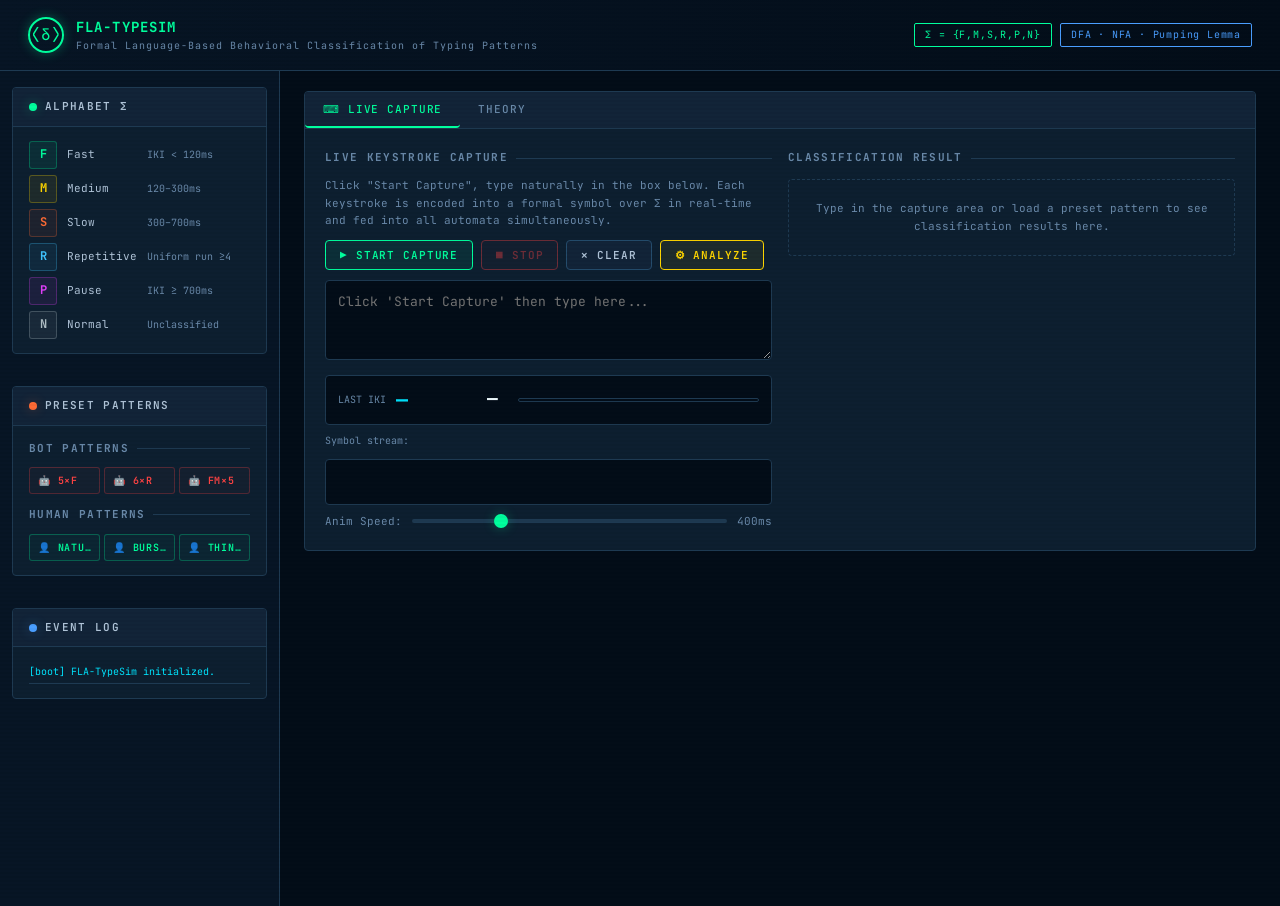
<file: index.html>
<!DOCTYPE html>
<html lang="en">
 
<head>
  <meta charset="UTF-8" />
  <meta name="viewport" content="width=device-width, initial-scale=1.0" />
  <title>FLA-TypeSim — Formal Language Typing Classifier</title>
  <link rel="stylesheet" href="ui/theme.css" />
  <style>
    /* Inline critical overrides */
    .two-col {
      display: grid;
      grid-template-columns: 1fr 1fr;
      gap: 16px;
    }

    .full-col {
      grid-column: 1 / -1;
    }

    .mono-formula {
      background: var(--bg0);
      border: 1px solid var(--border);
      border-radius: 4px;
      padding: 10px 14px;
      margin: 8px 0;
      color: var(--cyan);
      font-size: 12px;
      line-height: 1.9;
    }

    .info-grid {
      display: grid;
      grid-template-columns: 1fr 1fr 1fr;
      gap: 8px;
      margin-bottom: 12px;
    }

    .info-card {
      background: var(--bg0);
      border: 1px solid var(--border);
      border-radius: 4px;
      padding: 10px 12px;
      font-size: 10px;
      color: var(--text2);
    }

    .info-card strong {
      display: block;
      color: var(--text0);
      font-size: 11px;
      margin-bottom: 2px;
    }

    .nfa-active-states {
      display: flex;
      gap: 4px;
      flex-wrap: wrap;
      margin-top: 6px;
      font-size: 11px;
    }

    .nfa-state-tag {
      padding: 2px 8px;
      border: 1px solid var(--blue);
      border-radius: 3px;
      color: var(--blue);
      background: rgba(74, 158, 255, 0.08);
    }

    .highlight-row {
      background: rgba(74, 158, 255, 0.15) !important;
    }

    .highlight-cell {
      background: rgba(0, 255, 157, 0.4) !important;
      color: #fff !important;
      font-weight: bold;
      border-radius: 3px;
      outline: 1px solid #00ff9d;
    }

    /* Responsive adjustments for inline grids */
    @media (max-width: 900px) {
      .two-col {
        grid-template-columns: 1fr;
      }
      .info-grid {
        grid-template-columns: 1fr 1fr;
      }
    }

    @media (max-width: 600px) {
      .info-grid {
        grid-template-columns: 1fr;
      }
    }
  </style>
</head>

<body>

  <div class="app-shell">

    <!-- ── Header ─────────────────────────────── -->
    <header class="app-header">
      <div class="header-logo">
        <div class="logo-icon">⟨δ⟩</div>
        <div>
          <div class="header-title">FLA-TypeSim</div>
          <div class="header-subtitle">Formal Language-Based Behavioral Classification of Typing Patterns</div>
        </div>
      </div>
      <div class="header-badge">
        <span class="badge green">Σ = {F,M,S,R,P,N}</span>
        <span class="badge blue">DFA · NFA · Pumping Lemma</span>
      </div>
    </header>

    <!-- ── App Body ───────────────────────────── -->
    <div class="app-body">

      <!-- ── Sidebar ────────────────────────────── -->
      <aside class="sidebar">

        <!-- Alphabet Legend -->
        <div class="panel">
          <div class="panel-header">
            <div class="panel-dot"></div>
            <h2>Alphabet Σ</h2>
          </div>
          <div class="panel-body">
            <div class="alphabet-legend">
              <div class="alpha-row">
                <span class="sym-chip sym-F">F</span>
                <span class="alpha-name">Fast</span>
                <span class="alpha-desc">IKI &lt; 120ms</span>
              </div>
              <div class="alpha-row">
                <span class="sym-chip sym-M">M</span>
                <span class="alpha-name">Medium</span>
                <span class="alpha-desc">120–300ms</span>
              </div>
              <div class="alpha-row">
                <span class="sym-chip sym-S">S</span>
                <span class="alpha-name">Slow</span>
                <span class="alpha-desc">300–700ms</span>
              </div>
              <div class="alpha-row">
                <span class="sym-chip sym-R">R</span>
                <span class="alpha-name">Repetitive</span>
                <span class="alpha-desc">Uniform run ≥4</span>
              </div>
              <div class="alpha-row">
                <span class="sym-chip sym-P">P</span>
                <span class="alpha-name">Pause</span>
                <span class="alpha-desc">IKI ≥ 700ms</span>
              </div>
              <div class="alpha-row">
                <span class="sym-chip sym-N">N</span>
                <span class="alpha-name">Normal</span>
                <span class="alpha-desc">Unclassified</span>
              </div>
            </div>
          </div>
        </div>

        <!-- Preset Patterns -->
        <div class="panel">
          <div class="panel-header">
            <div class="panel-dot orange"></div>
            <h2>Preset Patterns</h2>
          </div>
          <div class="panel-body">
            <div class="section-title">Bot Patterns</div>
            <div class="preset-grid">
              <button class="btn preset-btn bot" data-preset="bot-5f">🤖 5×F</button>
              <button class="btn preset-btn bot" data-preset="bot-rep">🤖 6×R</button>
              <button class="btn preset-btn bot" data-preset="bot-alt">🤖 FM×5</button>
            </div>
            <div class="section-title" style="margin-top:12px">Human Patterns</div>
            <div class="preset-grid">
              <button class="btn preset-btn human" data-preset="human-nat">👤 Natural</button>
              <button class="btn preset-btn human" data-preset="human-burst">👤 Burst</button>
              <button class="btn preset-btn human" data-preset="human-think">👤 Think</button>
            </div>

          </div>
        </div>

        <!-- Event Log -->
        <div class="panel">
          <div class="panel-header">
            <div class="panel-dot blue"></div>
            <h2>Event Log</h2>
          </div>
          <div class="panel-body">
            <div id="event-log">
              <div class="log-entry log-info">[boot] FLA-TypeSim initialized.</div>
            </div>
          </div>
        </div>

      </aside>

      <!-- ── Main Panel ──────────────────────────── -->
      <main class="main-panel">

        <div class="panel">
          <div class="tab-bar">
            <button class="tab-btn active" data-tab="capture">⌨ Live Capture</button>
            <button class="tab-btn" data-tab="theory">Theory</button>
          </div>

          <!-- ── Tab: Live Capture ────────────────── -->
          <div id="tab-capture" class="tab-panel active">
            <div class="two-col">
              <div>
                <div class="section-title">Live Keystroke Capture</div>
                <p style="font-size:11px; color:var(--text2); margin-bottom:8px;">
                  Click "Start Capture", type naturally in the box below. Each keystroke is encoded into a formal symbol
                  over Σ in real-time and fed into all automata simultaneously.
                </p>
                <div class="btn-group">
                  <button id="btn-start-capture" class="btn btn-primary">▶ Start Capture</button>
                  <button id="btn-stop-capture" class="btn btn-danger" disabled>■ Stop</button>
                  <button id="btn-clear-capture" class="btn">✕ Clear</button>
                  <button id="btn-analyze" class="btn btn-warning">⚙ Analyze</button>
                </div>
                <textarea id="capture-area" spellcheck="false"
                  placeholder="Click 'Start Capture' then type here..."></textarea>

                <div class="iki-meter">
                  <span style="color:var(--text2);font-size:10px;">LAST IKI</span>
                  <span id="iki-value" style="font-size:20px;font-weight:700;color:var(--cyan)">—</span>
                  <span id="iki-sym" class="iki-sym">—</span>
                  <div style="flex:1;height:4px;background:var(--bg0);border-radius:2px;border:1px solid var(--border)">
                    <div id="iki-bar"
                      style="height:100%;width:0%;background:var(--green);border-radius:2px;transition:width 0.1s,background 0.1s;">
                    </div>
                  </div>
                </div>

                <div style="margin-top:8px; font-size:10px; color:var(--text2);">Symbol stream:</div>
                <div id="symbol-stream"></div>

                <div class="speed-control">
                  <span>Anim Speed:</span>
                  <input type="range" id="speed-slider" min="100" max="1200" value="400" step="50" />
                  <span id="speed-val">400ms</span>
                </div>
              </div>

              <div>
                <div class="section-title">Classification Result</div>
                <div id="live-result" style="min-height:200px;">
                  <div
                    style="color:var(--text2);font-size:11px;padding:20px;text-align:center;border:1px dashed var(--border);border-radius:4px;">
                    Type in the capture area or load a preset pattern to see classification results here.
                  </div>
                </div>
              </div>
            </div>
          </div>

          <!-- ── Tab: DFA Engine ──────────────────── -->
          <div id="tab-dfa" class="tab-panel">
            <div class="replay-bar"
              style="margin-bottom:16px; padding:12px; background:var(--bg0); border:1px solid var(--border); border-radius:4px; display:flex; align-items:center; gap:12px;">
              <button id="btn-replay-dfa" class="btn btn-primary" disabled>▶ Replay Capture</button>
              <div style="font-size:11px; color:var(--text2);">Stream:</div>
              <div id="dfa-symbol-stream"
                style="display:flex; gap:4px; overflow-y:auto; flex-wrap:wrap; max-height:80px; flex:1; align-items:center;">
                <span style="color:var(--text2); font-size:10px; font-style:italic;">No active capture.</span>
              </div>
            </div>

            <div class="info-grid">
              <div class="info-card">
                <strong>5-Tuple Definition</strong>
                M = (Q, Σ, δ, q₀, F)
              </div>
              <div class="info-card">
                <strong>Determinism</strong>
                δ: Q × Σ → Q (total function)
              </div>
              <div class="info-card">
                <strong>Language Recognized</strong>
                L(M) = {w ∈ Σ* | δ*(q₀,w) ∈ F}
              </div>
            </div>

            <div class="section-title">Bot DFA 1 — L = {F⁵} (Exactly 5 Fast strokes)</div>
            <div class="diagram-label">States: {q0,q1,q2,q3,q4,q5,dead} | Start: q0 | Accept: {q5}</div>
            <div class="diagram-container" id="diagram-bot1"></div>
            <div style="margin-top:8px;">
              <div class="section-title">Transition Table</div>
              <div id="tt-bot1"></div>
            </div>

            <div class="section-title" style="margin-top:20px;">Bot DFA 2 — L = {R³⁺} (Repetitive ≥3)</div>
            <div class="diagram-label">States: {q0,q1,q2,q3,dead} | Start: q0 | Accept: {q3}</div>
            <div class="diagram-container" id="diagram-bot2"></div>
            <div style="margin-top:8px;">
              <div class="section-title">Transition Table</div>
              <div id="tt-bot2"></div>
            </div>

            <div class="section-title" style="margin-top:20px;">Human DFA — Natural Rhythm (pause + variety)</div>
            <div class="diagram-label">States: {start,hasVar,hasPause,hasBoth,dead} | Accept: {hasBoth}</div>
            <div class="diagram-container" id="diagram-human"></div>
            <div style="margin-top:8px;">
              <div class="section-title">Transition Table</div>
              <div id="tt-human"></div>
            </div>
          </div>

          <!-- ── Tab: NFA Engine ──────────────────── -->
          <div id="tab-nfa" class="tab-panel">
            <div class="replay-bar"
              style="margin-bottom:16px; padding:12px; background:var(--bg0); border:1px solid var(--border); border-radius:4px; display:flex; align-items:center; gap:12px;">
              <button id="btn-replay-nfa" class="btn btn-primary" disabled>▶ Replay Capture</button>
              <div style="font-size:11px; color:var(--text2);">Stream:</div>
              <div id="nfa-symbol-stream"
                style="display:flex; gap:4px; overflow-y:auto; flex-wrap:wrap; max-height:80px; flex:1; align-items:center;">
                <span style="color:var(--text2); font-size:10px; font-style:italic;">No active capture.</span>
              </div>
            </div>

            <div class="info-grid">
              <div class="info-card">
                <strong>NFA 5-Tuple</strong>
                M = (Q, Σ, δ, q₀, F)
              </div>
              <div class="info-card">
                <strong>Nondeterminism</strong>
                δ: Q × (Σ∪{ε}) → P(Q)
              </div>
              <div class="info-card">
                <strong>Acceptance</strong>
                ∃ path to F ∈ F
              </div>
            </div>

            <div class="section-title">Human NFA — Varied+Pause (with ε-transitions)</div>
            <div class="diagram-label">NFA with ε-transition; models non-deterministic human choice</div>
            <div class="diagram-container" id="diagram-nfa"></div>

            <div style="margin-top: 16px;">
              <div class="section-title">Subset Construction: NFA → DFA</div>
              <p style="font-size:11px;color:var(--text2);margin-bottom:10px;">
                The Subset Construction algorithm converts any NFA to an equivalent DFA.
                Each DFA state represents a <em>set</em> of NFA states (a "subset").
                Below is the equivalent DFA derived from the Human NFA above.
              </p>
              <div id="nfa-to-dfa-result">
                <button class="btn btn-primary" id="btn-run-subset">▶ Run Subset Construction</button>
                <div id="subset-dfa-container" style="margin-top:12px;"></div>
              </div>
            </div>
          </div>

          <!-- ── Tab: Minimization ────────────────── -->
          <div id="tab-minimizer" class="tab-panel">
            <div class="section-title">Myhill-Nerode / Table-Filling Minimization</div>
            <p style="font-size:11px;color:var(--text2);margin-bottom:12px;">
              The Table-Filling algorithm identifies and merges <em>indistinguishable</em> states,
              producing the unique minimal DFA for a given regular language. Two states p, q are
              distinguishable if ∃ w ∈ Σ* such that exactly one of δ*(p,w), δ*(q,w) is in F.
            </p>
            <div id="min-log"
              style="margin-bottom:14px;padding:12px;background:var(--bg0);border:1px solid var(--border);border-radius:4px;">
            </div>
            <div class="diagram-label">Minimized Human DFA</div>
            <div class="diagram-container" id="diagram-minimized"></div>
            <div style="margin-top:14px;">
              <button class="btn btn-primary" id="btn-show-min-table">Show Distinguishability Table</button>
              <div id="min-table-container" style="margin-top:10px;"></div>
            </div>
          </div>

          <!-- ── Tab: Pumping Lemma ───────────────── -->
          <div id="tab-pumping" class="tab-panel">
            <div class="section-title">Pumping Lemma — Proving Non-Regularity</div>
            <div style="display:flex;align-items:center;gap:12px;margin-bottom:14px;">
              <label style="font-size:11px;color:var(--text2);">Pumping Length p =</label>
              <input type="number" id="pl-n-value" value="5" min="2" max="12" />
            </div>
            <div id="pl-content">Loading...</div>
          </div>

          <!-- ── Tab: Theory ──────────────────────── -->
          <div id="tab-theory" class="tab-panel">
            <div class="section-title">The Theory: Behavioral Biometrics via Formal Languages</div>
            <p style="color:var(--text1); font-size:12px; line-height:1.6; margin-bottom:20px;">
              Modern transparent anti-bot systems typically rely on heavy statistical machine learning models to analyze
              typing behavior. However, this engine implements a deterministic mathematical approach based directly on
              <strong>Theory of Computation</strong>: it treats keystroke rhythms as a formal string belonging to a
              defined language, utilizing Finite Automata graph theory to classify the "author" as human or machine.
            </p>

            <div class="section-title">1. The Keystroke Capture Engine</div>
            <div class="mono-formula" style="line-height:1.8; color:var(--text1); margin-bottom:20px;">
              <b>Event Trigger:</b> User presses a key on the keyboard.<br>
              <b>Measurement:</b> The system calculates the <em>Inter-Keystroke Interval (IKI)</em> — the exact
              milliseconds elapsed since the previous keypress: <br>
              <span style="color:var(--yellow)">IKI<sub>n</sub> = Timestamp<sub>n</sub> - Timestamp<sub>n-1</sub></span>
            </div>

            <div class="section-title" style="margin-top:20px;">2. Lexical Analysis (Symbol Encoding)</div>
            <p style="color:var(--text1); font-size:12px; line-height:1.6; margin-bottom:10px;">
              The raw millisecond intervals are instantly translated into discrete symbols to construct a formal
              sequence over our vocabulary alphabet <strong style="color:var(--cyan)">Σ = {F, M, S, R, P, N}</strong>:
            </p>
            <div class="info-grid" style="margin-bottom:20px;">
              <div class="info-card">
                <strong style="color:#00ff9d">F (Fast)</strong>
                IKI &lt; 120ms.<br>Common in automated scripts or reflexive bursts.
              </div>
              <div class="info-card">
                <strong style="color:#ffd600">M (Medium)</strong>
                120ms - 300ms.<br>The standard human typing speed range.
              </div>
              <div class="info-card">
                <strong style="color:#ff6b35">S (Slow)</strong>
                300ms - 700ms.<br>Deliberate, methodical, or hunt-and-peck typing.
              </div>
              <div class="info-card">
                <strong style="color:#e040fb">P (Pause)</strong>
                IKI &gt; 700ms.<br>Uniquely human "think-pauses".
              </div>
              <div class="info-card">
                <strong style="color:#40c4ff">R (Repetitive)</strong>
                4+ identical timings in a row. A hallmark of a macro loop.
              </div>
              <div class="info-card">
                <strong style="color:#b0bec5">N (Normal)</strong>
                Catch-all dynamic baseline for unclassified timings.
              </div>
            </div>

            <div class="section-title" style="margin-top:20px;">3. Classification via Finite Automata Graphs</div>
            <div class="two-col" style="margin-bottom:20px; align-items:flex-start;">
              <div>
                <div style="color:var(--blue);font-size:12px;font-weight:700;margin-bottom:6px;">Bot Detection
                  (Deterministic)</div>
                <p style="color:var(--text2); font-size:11px; line-height:1.5;">
                  Machines type with mathematical perfection. We run the stream through rigid <strong>Deterministic
                    Finite Automata (DFA)</strong> that immediately "Accept" (flag as a bot) if they hit constraints
                  like exactly 5 'F' symbols in a row without deviation, or an unbroken loop of 'R' symbols representing
                  a programmatic macro loop.
                </p>
              </div>
              <div>
                <div style="color:var(--purple);font-size:12px;font-weight:700;margin-bottom:6px;">Human Detection
                  (Nondeterministic)</div>
                <p style="color:var(--text2); font-size:11px; line-height:1.5;">
                  Humans are erratic by nature! Our Human Automaton relies heavily on detecting <em>Variety</em> and
                  crucially, <strong>Pauses ('P')</strong>. We also map out a <strong>Nondeterministic Finite Automaton
                    (NFA)</strong> with ε-transitions (moves without consuming a symbol) to elegantly model the
                  probabilistic "choppiness" and uncertainty inherent in genuine human behavior.
                </p>
              </div>
            </div>

            <div class="section-title" style="margin-top:20px;">4. Final Scoring Analytics</div>
            <div class="mono-formula" style="line-height:1.8; color:var(--text1);">
              Beyond purely testing binary state graph acceptance, the final verdict considers the overarching
              mathematical distribution of your timing properties:<br><br>
              • <strong>Coefficient of Variation (CV):</strong> The standard deviation divided by the mean. Bots have a
              CV near 0 (perfect uniformity). Humans naturally feature a high variance coefficient.<br>
              • <strong>Pause Logic:</strong> Scripts fundamentally do not pause to "think" about what character comes
              next.<br>
              • <strong>Max Run Length:</strong> The longest consecutive streak of identical categorical timings.
              Extended identical strings indicate artificial latency injection instead of biological motor processes.
            </div>
          </div>

        </div>
      </main>

    </div><!-- app-body -->
  </div><!-- app-shell -->

  <!-- ── Scripts (order matters) ──────────────── -->
  <script src="engine/dfa.js"></script>
  <script src="engine/nfa.js"></script>
  <script src="engine/minimizer.js"></script>
  <script src="input/keystroke-capture.js"></script>
  <script src="input/symbol-encoder.js"></script>
  <script src="input/pattern-generator.js"></script>
  <script src="ui/state-diagram.js"></script>
  <script src="ui/simulation.js"></script>

  <script>
    // Extra wiring not in SimulationController
    window.addEventListener('DOMContentLoaded', () => {
      // Speed slider
      const slider = document.getElementById('speed-slider');
      const speedVal = document.getElementById('speed-val');
      slider?.addEventListener('input', e => {
        const v = parseInt(e.target.value);
        speedVal.textContent = v + 'ms';
        if (window.sim) window.sim.stepDelay = v;
      });

      // IKI bar update helper
      const origStep = SimulationController.prototype._updateIKIMeter;
      // Hook for IKI bar visual
      document.addEventListener('iki-update', (e) => {
        const bar = document.getElementById('iki-bar');
        if (!bar) return;
        const iki = e.detail;
        const pct = Math.min(iki / 1500 * 100, 100);
        bar.style.width = pct + '%';
        bar.style.background = iki < 120 ? '#00ff9d' : iki < 300 ? '#ffd600' : iki < 700 ? '#ff6b35' : '#e040fb';
      });

      // Subset Construction button
      document.getElementById('btn-run-subset')?.addEventListener('click', () => {
        const nfa = window.sim?.nfaHuman;
        if (!nfa) return;
        const dfa = nfa.toDFA();
        const container = document.getElementById('subset-dfa-container');
        container.innerHTML = '<div class="diagram-label">Equivalent DFA via Subset Construction — each state = set of NFA states</div><div id="diagram-subset" class="diagram-container"></div>';
        const diag = new StateDiagram('diagram-subset', { width: 680, height: 240 });
        diag.render(dfa.serialize());

        // Table
        const table = dfa.getTransitionTable();
        const alphabet = dfa.alphabet;
        let html = '<div class="section-title" style="margin-top:12px;">DFA Transition Table</div><table class="tt-table"><tr><th>State</th>' +
          alphabet.map(a => `<th>${a}</th>`).join('') + '</tr>';
        for (const row of table) {
          const cls = row.isStart ? 'state-start' : row.isAccept ? 'state-accept' : '';
          const prefix = row.isStart ? '→' : row.isAccept ? '*' : '';
          html += `<tr><td class="${cls}">${prefix}${row.state}</td>` +
            alphabet.map(a => `<td>${row[a] || '∅'}</td>`).join('') + '</tr>';
        }
        html += '</table>';
        container.insertAdjacentHTML('beforeend', html);
      });

      // DFA transition tables
      setTimeout(() => {
        if (window.sim) {
          renderTransitionTable('tt-bot1', window.sim.dfaBot1);
          renderTransitionTable('tt-bot2', window.sim.dfaBot2);
          renderTransitionTable('tt-human', window.sim.dfaHuman);
        }
      }, 200);

      // Minimization table button
      document.getElementById('btn-show-min-table')?.addEventListener('click', () => {
        const dfa = window.sim?.dfaHuman;
        if (!dfa) return;
        const minimizer = new DFAMinimizer(dfa);
        const result = minimizer.minimize();
        const container = document.getElementById('min-table-container');

        let html = '<table class="tt-table"><tr><th>Equivalence Class</th><th>States Merged</th></tr>';
        for (const cls of (result.equivalenceClasses || [])) {
          html += `<tr><td style="color:var(--cyan)">${cls.sort()[0]}</td><td style="color:var(--text2)">{${cls.join(', ')}}</td></tr>`;
        }
        html += '</table>';
        container.innerHTML = html;
      });
    });

    function renderTransitionTable(containerId, dfa) {
      const el = document.getElementById(containerId);
      if (!el || !dfa) return;
      const rows = dfa.getTransitionTable();
      const alphabet = dfa.alphabet;
      let html = '<table class="tt-table"><tr><th>State</th>' +
        alphabet.map(a => `<th>${a}</th>`).join('') + '</tr>';
      for (const row of rows) {
        const cls = row.isAccept ? 'state-accept' : row.state === 'dead' ? 'state-dead' : row.isStart ? 'state-start' : '';
        const prefix = row.isStart ? '→' : row.isAccept ? '*' : '';
        html += `<tr id="tr-${containerId}-${row.state}"><td class="${cls}">${prefix}${row.state}</td>` +
          alphabet.map(a => `<td id="td-${containerId}-${row.state}-${a}">${row[a] || '—'}</td>`).join('') + '</tr>';
      }
      html += '</table>';
      el.innerHTML = html;
    }
  </script>

</body>

</html>
</file>
<file: ui/theme.css>
/* ui/theme.css — Terminal Aesthetic Dark Dashboard */

@import url('https://fonts.googleapis.com/css2?family=JetBrains+Mono:wght@300;400;500;600;700&family=Share+Tech+Mono&display=swap');

/* ── Reset & Root ───────────────────────────── */
*, *::before, *::after { box-sizing: border-box; margin: 0; padding: 0; }

:root {
  --bg0:       #030d18;
  --bg1:       #071525;
  --bg2:       #0d1f30;
  --bg3:       #122438;
  --border:    #1e3a52;
  --border2:   #254d6d;
  --green:     #00ff9d;
  --green2:    #00c97a;
  --yellow:    #ffd600;
  --orange:    #ff6b35;
  --red:       #ff4444;
  --blue:      #4a9eff;
  --cyan:      #00e5ff;
  --purple:    #e040fb;
  --text0:     #e8f4f8;
  --text1:     #b0c4d8;
  --text2:     #6a8aaa;
  --mono:      'JetBrains Mono', 'Share Tech Mono', 'Courier New', monospace;
  --radius:    4px;
  --glow-g:    0 0 12px rgba(0,255,157,0.3);
  --glow-o:    0 0 12px rgba(255,107,53,0.3);
  --glow-b:    0 0 12px rgba(74,158,255,0.3);
}

html, body {
  background: var(--bg0);
  color: var(--text0);
  font-family: var(--mono);
  font-size: 13px;
  line-height: 1.6;
  min-height: 100vh;
  overflow-x: hidden;
}

/* scanline overlay */
body::before {
  content: '';
  position: fixed;
  top: 0; left: 0; right: 0; bottom: 0;
  background: repeating-linear-gradient(
    0deg,
    transparent,
    transparent 2px,
    rgba(0,0,0,0.03) 2px,
    rgba(0,0,0,0.03) 4px
  );
  pointer-events: none;
  z-index: 9999;
}

/* ── Layout ─────────────────────────────────── */
.app-shell {
  display: grid;
  grid-template-rows: auto 1fr;
  min-height: 100vh;
}

.app-header {
  padding: 16px 28px;
  border-bottom: 1px solid var(--border);
  background: linear-gradient(90deg, var(--bg1) 0%, var(--bg0) 100%);
  display: flex;
  align-items: center;
  justify-content: space-between;
  position: sticky;
  top: 0;
  z-index: 100;
}

.header-logo {
  display: flex;
  align-items: center;
  gap: 12px;
}

.logo-icon {
  width: 36px; height: 36px;
  border: 2px solid var(--green);
  border-radius: 50%;
  display: flex; align-items: center; justify-content: center;
  color: var(--green);
  font-size: 16px;
  box-shadow: var(--glow-g);
  animation: pulse-border 3s ease-in-out infinite;
}

@keyframes pulse-border {
  0%,100% { box-shadow: var(--glow-g); }
  50% { box-shadow: 0 0 20px rgba(0,255,157,0.6); }
}

.header-title {
  font-size: 14px;
  font-weight: 700;
  color: var(--green);
  letter-spacing: 0.08em;
  text-transform: uppercase;
}

.header-subtitle {
  font-size: 10px;
  color: var(--text2);
  letter-spacing: 0.1em;
}

.header-badge {
  display: flex;
  gap: 8px;
}

.badge {
  padding: 3px 10px;
  border: 1px solid var(--border2);
  border-radius: 2px;
  font-size: 10px;
  color: var(--text2);
  letter-spacing: 0.08em;
}

.badge.green { border-color: var(--green); color: var(--green); }
.badge.blue  { border-color: var(--blue);  color: var(--blue);  }

/* ── Main Content ───────────────────────────── */
.app-body {
  display: grid;
  grid-template-columns: 280px 1fr;
  gap: 0;
  height: calc(100vh - 65px);
  overflow: hidden;
}

.sidebar {
  border-right: 1px solid var(--border);
  background: var(--bg1);
  overflow-y: auto;
  padding: 16px 12px;
  display: flex;
  flex-direction: column;
  gap: 16px;
}

.main-panel {
  overflow-y: auto;
  padding: 20px 24px;
}

/* ── Panel / Card ───────────────────────────── */
.panel {
  background: var(--bg2);
  border: 1px solid var(--border);
  border-radius: var(--radius);
  overflow: hidden;
  margin-bottom: 16px;
}

.panel-header {
  padding: 10px 16px;
  border-bottom: 1px solid var(--border);
  display: flex;
  align-items: center;
  gap: 8px;
  background: var(--bg3);
}

.panel-header h2 {
  font-size: 11px;
  font-weight: 600;
  letter-spacing: 0.12em;
  text-transform: uppercase;
  color: var(--text1);
}

.panel-dot {
  width: 8px; height: 8px;
  border-radius: 50%;
  background: var(--green);
  box-shadow: var(--glow-g);
}
.panel-dot.orange { background: var(--orange); box-shadow: var(--glow-o); }
.panel-dot.blue   { background: var(--blue);   box-shadow: var(--glow-b); }
.panel-dot.purple { background: var(--purple); box-shadow: 0 0 10px rgba(224,64,251,0.4); }

.panel-body { padding: 14px 16px; }

/* ── Tabs ───────────────────────────────────── */
.tab-bar {
  display: flex;
  border-bottom: 1px solid var(--border);
  background: var(--bg3);
  overflow-x: auto;
}

.tab-btn {
  padding: 10px 18px;
  background: none;
  border: none;
  border-bottom: 2px solid transparent;
  color: var(--text2);
  font-family: var(--mono);
  font-size: 11px;
  font-weight: 500;
  letter-spacing: 0.08em;
  text-transform: uppercase;
  cursor: pointer;
  white-space: nowrap;
  transition: color 0.2s, border-color 0.2s;
}

.tab-btn:hover { color: var(--text1); }
.tab-btn.active {
  color: var(--green);
  border-bottom-color: var(--green);
}

.tab-panel { display: none; padding: 20px; }
.tab-panel.active { display: block; }

/* ── Buttons ────────────────────────────────── */
button, .btn {
  font-family: var(--mono);
  cursor: pointer;
  border-radius: var(--radius);
  font-size: 11px;
  font-weight: 600;
  letter-spacing: 0.08em;
  text-transform: uppercase;
  transition: all 0.2s;
  border: 1px solid var(--border2);
  background: var(--bg3);
  color: var(--text1);
  padding: 7px 14px;
}

button:hover { color: var(--text0); border-color: var(--text2); }
button:disabled { opacity: 0.4; cursor: not-allowed; }

.btn-primary {
  border-color: var(--green);
  color: var(--green);
  background: rgba(0,255,157,0.07);
}
.btn-primary:hover { background: rgba(0,255,157,0.15); box-shadow: var(--glow-g); }

.btn-danger {
  border-color: var(--red);
  color: var(--red);
  background: rgba(255,68,68,0.07);
}
.btn-danger:hover { background: rgba(255,68,68,0.15); }

.btn-warning {
  border-color: var(--yellow);
  color: var(--yellow);
  background: rgba(255,214,0,0.07);
}

.btn-group { display: flex; gap: 8px; flex-wrap: wrap; margin-top: 10px; }

/* ── Capture Area ───────────────────────────── */
#capture-area {
  width: 100%;
  min-height: 80px;
  background: var(--bg0);
  border: 1px solid var(--border);
  border-radius: var(--radius);
  color: var(--text0);
  font-family: var(--mono);
  font-size: 13px;
  padding: 12px;
  resize: vertical;
  outline: none;
  transition: border-color 0.2s, box-shadow 0.2s;
  caret-color: var(--green);
  margin-top: 10px;
}

#capture-area:focus { border-color: var(--border2); }
#capture-area.capturing {
  border-color: var(--orange);
  box-shadow: var(--glow-o);
  animation: blink-border 1s ease-in-out infinite;
}

@keyframes blink-border {
  0%,100% { box-shadow: var(--glow-o); }
  50% { box-shadow: 0 0 24px rgba(255,107,53,0.6); }
}

/* ── Symbol Stream ──────────────────────────── */
#symbol-stream {
  display: flex;
  flex-wrap: wrap;
  overflow-y: auto;
  gap: 4px;
  padding: 8px;
  min-height: 46px;
  max-height: 140px;
  background: var(--bg0);
  border: 1px solid var(--border);
  border-radius: var(--radius);
  margin-top: 10px;
  scrollbar-width: thin;
  scrollbar-color: var(--border2) transparent;
}

.sym-chip {
  display: inline-flex;
  align-items: center;
  justify-content: center;
  width: 28px; height: 28px;
  border-radius: 3px;
  font-size: 12px;
  font-weight: 700;
  border: 1px solid;
  flex-shrink: 0;
  cursor: default;
  transition: transform 0.1s;
  animation: chip-pop 0.15s ease-out;
}

@keyframes chip-pop {
  from { transform: scale(0.7); opacity: 0; }
  to   { transform: scale(1);   opacity: 1; }
}

.sym-F { color: #00ff9d; border-color: #00ff9d44; background: #00ff9d12; }
.sym-M { color: #ffd600; border-color: #ffd60044; background: #ffd60012; }
.sym-S { color: #ff6b35; border-color: #ff6b3544; background: #ff6b3512; }
.sym-R { color: #40c4ff; border-color: #40c4ff44; background: #40c4ff12; }
.sym-P { color: #e040fb; border-color: #e040fb44; background: #e040fb12; }
.sym-N { color: #b0bec5; border-color: #b0bec544; background: #b0bec512; }

/* ── IKI Meter ──────────────────────────────── */
.iki-meter {
  display: flex;
  align-items: center;
  gap: 10px;
  padding: 8px 12px;
  background: var(--bg0);
  border: 1px solid var(--border);
  border-radius: var(--radius);
  margin-top: 8px;
  font-size: 11px;
}

#iki-value {
  font-size: 20px;
  font-weight: 700;
  color: var(--cyan);
  min-width: 70px;
}

.iki-sym {
  font-size: 18px;
  font-weight: 700;
  width: 32px; height: 32px;
  display: flex; align-items: center; justify-content: center;
  border-radius: 3px;
}

/* ── Preset Buttons ─────────────────────────── */
.preset-grid {
  display: grid;
  grid-template-columns: 1fr 1fr 1fr;
  gap: 4px;
  margin-top: 8px;
}

.preset-btn {
  padding: 6px 8px;
  font-size: 10px;
  text-align: left;
  border-radius: 3px;
  white-space: nowrap;
  overflow: hidden;
  text-overflow: ellipsis;
}

.preset-btn.bot  { border-color: #ff444444; color: var(--red);   background: #ff444408; }
.preset-btn.human{ border-color: #00ff9d44; color: var(--green); background: #00ff9d08; }
.preset-btn.pl   { border-color: #e040fb44; color: var(--purple);background: #e040fb08; }
.preset-btn:hover{ filter: brightness(1.3); }

/* ── Result Display ─────────────────────────── */
#live-result {
  margin-top: 12px;
}

.result-header {
  display: flex;
  align-items: center;
  justify-content: space-between;
  padding: 12px 0 8px;
  border-bottom: 1px solid var(--border);
  margin-bottom: 12px;
}

.result-verdict {
  font-size: 22px;
  font-weight: 700;
  letter-spacing: 0.06em;
}

.result-confidence {
  font-size: 11px;
  color: var(--text2);
}

.result-scores { margin-bottom: 12px; }

.score-bar {
  display: grid;
  grid-template-columns: 55px 1fr 45px;
  align-items: center;
  gap: 8px;
  margin-bottom: 6px;
  font-size: 11px;
  color: var(--text2);
}

.bar-track {
  height: 8px;
  background: var(--bg0);
  border-radius: 4px;
  overflow: hidden;
  border: 1px solid var(--border);
}

.bar-fill {
  height: 100%;
  border-radius: 4px;
  transition: width 0.5s ease;
}

.bar-fill.human { background: linear-gradient(90deg, var(--green2), var(--green)); }
.bar-fill.bot   { background: linear-gradient(90deg, #cc2222, var(--red)); }

.automata-results {
  margin-bottom: 10px;
  font-size: 11px;
}

.aut-row {
  display: flex;
  justify-content: space-between;
  padding: 5px 10px;
  border-radius: 3px;
  margin-bottom: 3px;
}

.aut-row.accepted { color: var(--green); background: rgba(0,255,157,0.07); }
.aut-row.rejected { color: var(--text2); background: var(--bg0); }

.symbol-dist {
  display: flex;
  flex-wrap: wrap;
  gap: 6px;
  margin-bottom: 10px;
}

.dist-item {
  display: flex;
  align-items: center;
  gap: 6px;
  font-size: 11px;
  color: var(--text2);
}

.reason-list { font-size: 11px; }

.reason {
  padding: 4px 8px;
  margin-bottom: 4px;
  border-left: 3px solid;
  border-radius: 0 3px 3px 0;
  background: var(--bg0);
}

.reason.human { border-color: var(--green);  color: var(--text1); }
.reason.bot   { border-color: var(--red);    color: var(--text1); }

/* ── Diagram Container ──────────────────────── */
.diagram-container {
  background: var(--bg0);
  border: 1px solid var(--border);
  border-radius: var(--radius);
  overflow: hidden;
  min-height: 200px;
  margin: 8px 0;
}

.diagram-label {
  font-size: 10px;
  color: var(--text2);
  letter-spacing: 0.08em;
  padding: 6px 12px;
  background: var(--bg3);
  border-bottom: 1px solid var(--border);
}

/* ── Transition Tables ──────────────────────── */
.tt-table {
  width: 100%;
  border-collapse: collapse;
  font-size: 11px;
  margin-top: 8px;
}

.tt-table th, .tt-table td {
  padding: 6px 10px;
  text-align: center;
  border: 1px solid var(--border);
}

.tt-table th {
  background: var(--bg3);
  color: var(--text2);
  font-weight: 600;
  letter-spacing: 0.08em;
}

.tt-table tr:hover td { background: var(--bg3); }
.tt-table .state-start { color: var(--yellow); }
.tt-table .state-accept { color: var(--green); }
.tt-table .state-dead { color: var(--text2); opacity: 0.5; }
.tt-table td { color: var(--text1); }

/* ── Pumping Lemma ──────────────────────────── */
.pl-language h3 { color: var(--cyan); font-size: 14px; margin-bottom: 6px; }
.pl-desc { color: var(--text2); font-size: 11px; margin-bottom: 12px; }

.pl-examples {
  margin-bottom: 10px;
  font-size: 11px;
  color: var(--text2);
}

.pl-ex {
  display: inline-block;
  margin: 3px 5px;
  padding: 3px 8px;
  background: var(--bg0);
  border: 1px solid var(--border);
  border-radius: 3px;
  color: var(--purple);
}

.pl-witness {
  padding: 10px 14px;
  background: var(--bg0);
  border: 1px solid var(--purple);
  border-radius: 3px;
  margin-bottom: 14px;
  color: var(--text1);
  font-size: 12px;
}

.pl-steps { margin-bottom: 14px; }

.pl-step {
  border-left: 3px solid var(--blue);
  padding: 10px 14px;
  margin-bottom: 8px;
  background: var(--bg0);
  border-radius: 0 3px 3px 0;
}

.pl-step-num {
  font-size: 10px;
  color: var(--blue);
  font-weight: 700;
  letter-spacing: 0.08em;
  text-transform: uppercase;
  margin-bottom: 3px;
}

.pl-step-title {
  color: var(--text0);
  font-weight: 600;
  margin-bottom: 4px;
}

.pl-step-content {
  color: var(--text2);
  font-size: 11px;
  line-height: 1.7;
}

.pl-table {
  width: 100%;
  border-collapse: collapse;
  font-size: 11px;
  margin-top: 8px;
}

.pl-table th, .pl-table td {
  padding: 6px 10px;
  border: 1px solid var(--border);
  text-align: center;
}

.pl-table th { background: var(--bg3); color: var(--text2); }
.in-l    { color: var(--green); }
.not-in-l { color: var(--red); }

.pl-conclusion {
  padding: 12px 16px;
  border: 1px solid var(--orange);
  border-radius: 3px;
  background: rgba(255,107,53,0.07);
  color: var(--text0);
  font-size: 12px;
  line-height: 1.7;
  margin-top: 12px;
}

/* ── Minimization ───────────────────────────── */
.min-summary {
  font-size: 16px;
  font-weight: 700;
  color: var(--cyan);
  margin-bottom: 4px;
}
.min-detail { font-size: 11px; color: var(--text2); }

/* ── Event Log ──────────────────────────────── */
#event-log {
  max-height: 80px;
  overflow-y: auto;
  font-size: 10px;
  scrollbar-width: thin;
  scrollbar-color: var(--border2) transparent;
}

.log-entry {
  padding: 3px 0;
  border-bottom: 1px solid var(--border);
  color: var(--text2);
}
.log-info    { color: var(--cyan);  }
.log-success { color: var(--green); }
.log-warning { color: var(--yellow);}
.log-error   { color: var(--red);   }

/* ── Alphabet Legend ────────────────────────── */
.alphabet-legend {
  display: flex;
  flex-direction: column;
  gap: 6px;
  font-size: 11px;
}

.alpha-row {
  display: flex;
  align-items: center;
  gap: 10px;
}

.alpha-name  { color: var(--text1); min-width: 70px; }
.alpha-desc  { color: var(--text2); font-size: 10px; }

/* ── Section Headers ────────────────────────── */
.section-title {
  font-size: 11px;
  font-weight: 700;
  letter-spacing: 0.12em;
  text-transform: uppercase;
  color: var(--text2);
  margin-bottom: 10px;
  display: flex;
  align-items: center;
  gap: 8px;
}

.section-title::after {
  content: '';
  flex: 1;
  height: 1px;
  background: var(--border);
}

/* ── Code/Pre ───────────────────────────────── */
code {
  font-family: var(--mono);
  background: var(--bg0);
  border: 1px solid var(--border);
  border-radius: 3px;
  padding: 1px 5px;
  color: var(--cyan);
  font-size: 11px;
}

/* ── Speed Control ──────────────────────────── */
.speed-control {
  display: flex;
  align-items: center;
  gap: 10px;
  margin-top: 8px;
  font-size: 11px;
  color: var(--text2);
}

input[type=range] {
  flex: 1;
  appearance: none;
  height: 4px;
  background: var(--border);
  border-radius: 2px;
  outline: none;
}

input[type=range]::-webkit-slider-thumb {
  appearance: none;
  width: 14px; height: 14px;
  border-radius: 50%;
  background: var(--green);
  cursor: pointer;
  box-shadow: var(--glow-g);
}

input[type=number] {
  font-family: var(--mono);
  background: var(--bg0);
  border: 1px solid var(--border);
  border-radius: var(--radius);
  color: var(--text0);
  padding: 5px 8px;
  font-size: 12px;
  width: 70px;
  outline: none;
}

input[type=number]:focus { border-color: var(--green); }

/* ── Scrollbars ─────────────────────────────── */
::-webkit-scrollbar { width: 6px; height: 6px; }
::-webkit-scrollbar-track { background: transparent; }
::-webkit-scrollbar-thumb { background: var(--border2); border-radius: 3px; }
::-webkit-scrollbar-thumb:hover { background: var(--text2); }

/* ── Responsive ─────────────────────────────── */
@media (max-width: 900px) {
  .app-body { 
    grid-template-columns: 1fr; 
    grid-template-rows: auto 1fr; 
    height: auto; 
    overflow-y: visible; 
  }
  .sidebar { 
    height: auto; 
    overflow-y: visible; 
    border-right: none; 
    border-bottom: 1px solid var(--border); 
  }
  .main-panel {
    overflow-y: visible;
  }
}

@media (max-width: 768px) {
  .app-header { 
    flex-direction: column; 
    align-items: flex-start; 
    gap: 12px; 
    padding: 12px 16px; 
  }
  .header-badge { 
    width: 100%; 
    flex-wrap: wrap; 
  }
  .badge { 
    flex: 1; 
    text-align: center; 
  }
  .preset-grid { 
    grid-template-columns: 1fr 1fr; 
  }
  .tab-bar {
    flex-wrap: nowrap;
    overflow-x: auto;
    -webkit-overflow-scrolling: touch;
  }
  .tab-btn {
    padding: 10px 14px;
    font-size: 10px;
  }
  .main-panel {
    padding: 12px;
  }
  .btn-group {
    flex-direction: column;
    align-items: stretch;
  }
  .btn-group .btn {
    width: 100%;
    margin-bottom: 4px;
  }
  #capture-area {
    font-size: 16px; /* prevent iOS zoom */
  }
}

@media (max-width: 480px) {
  .preset-grid { 
    grid-template-columns: 1fr; 
  }
  .header-logo {
    flex-direction: column;
    align-items: flex-start;
  }
  .logo-icon {
    margin-bottom: 4px;
  }
}
</file>
